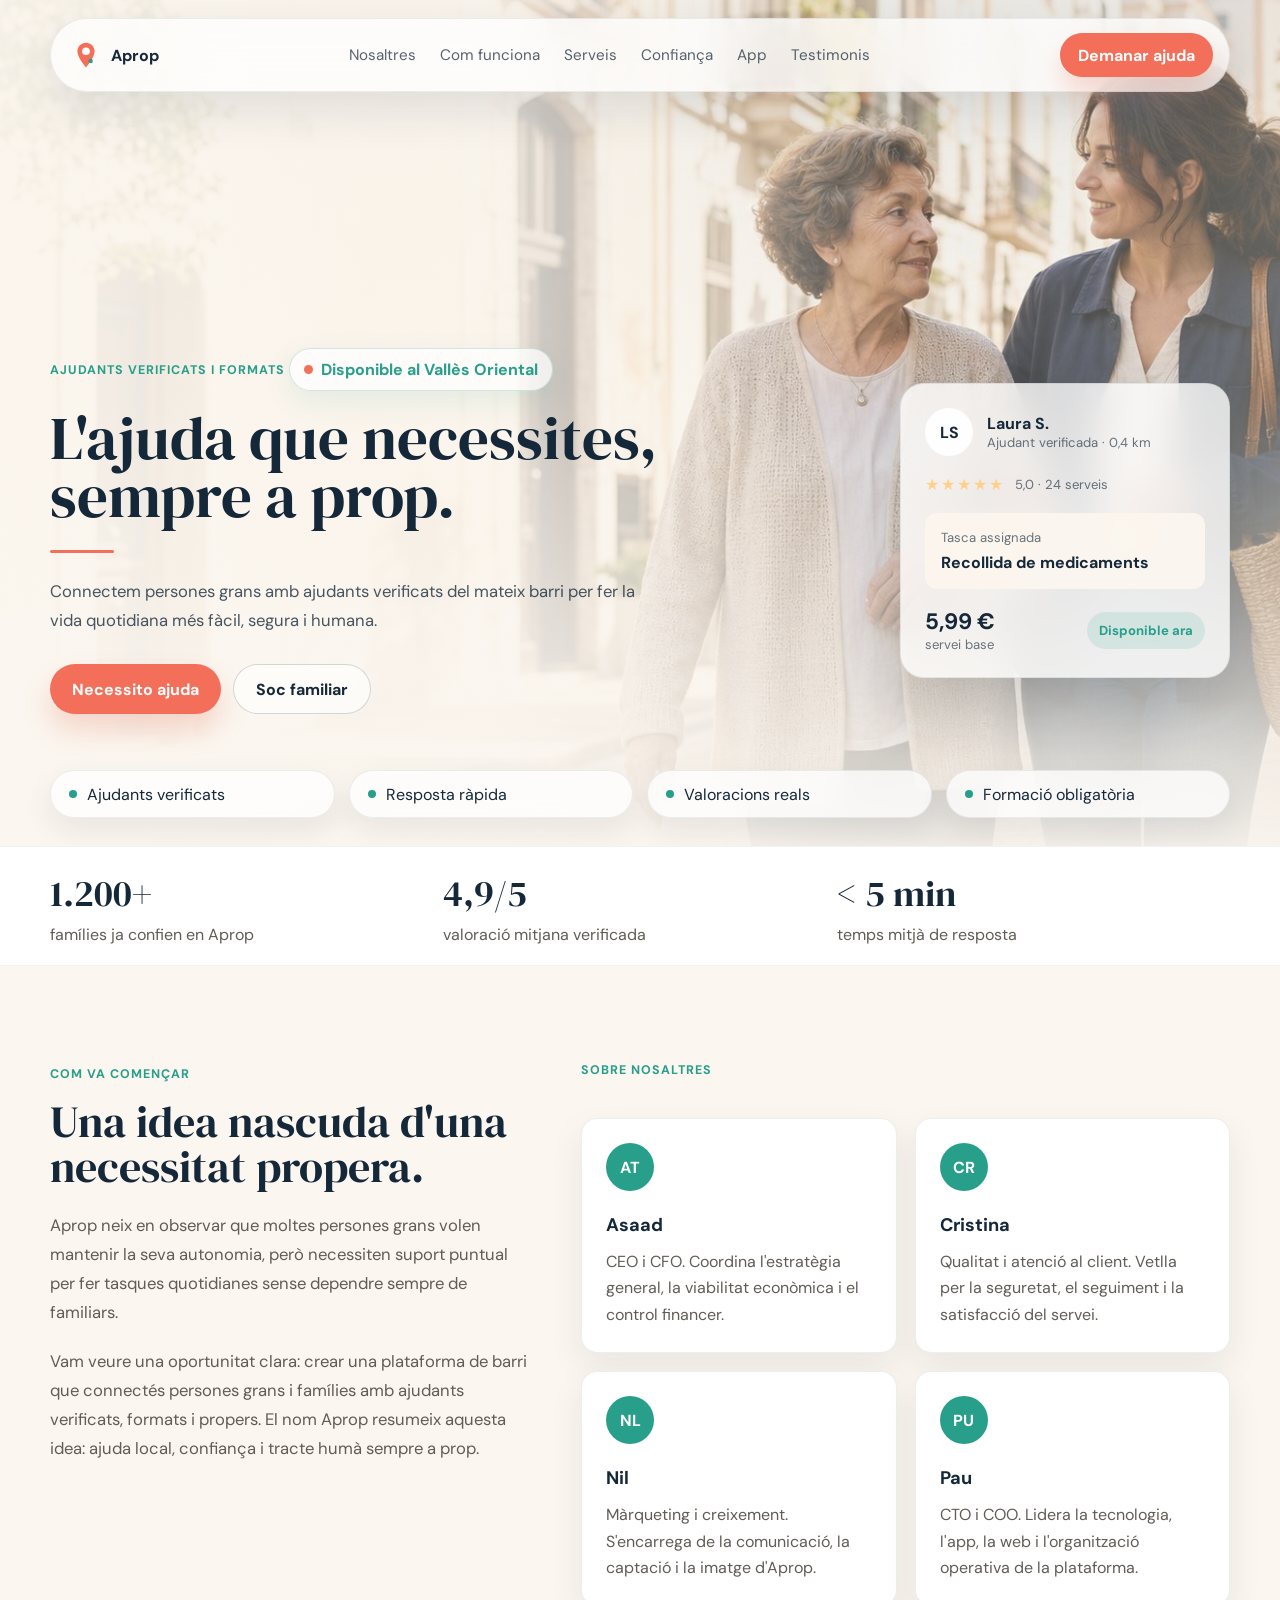
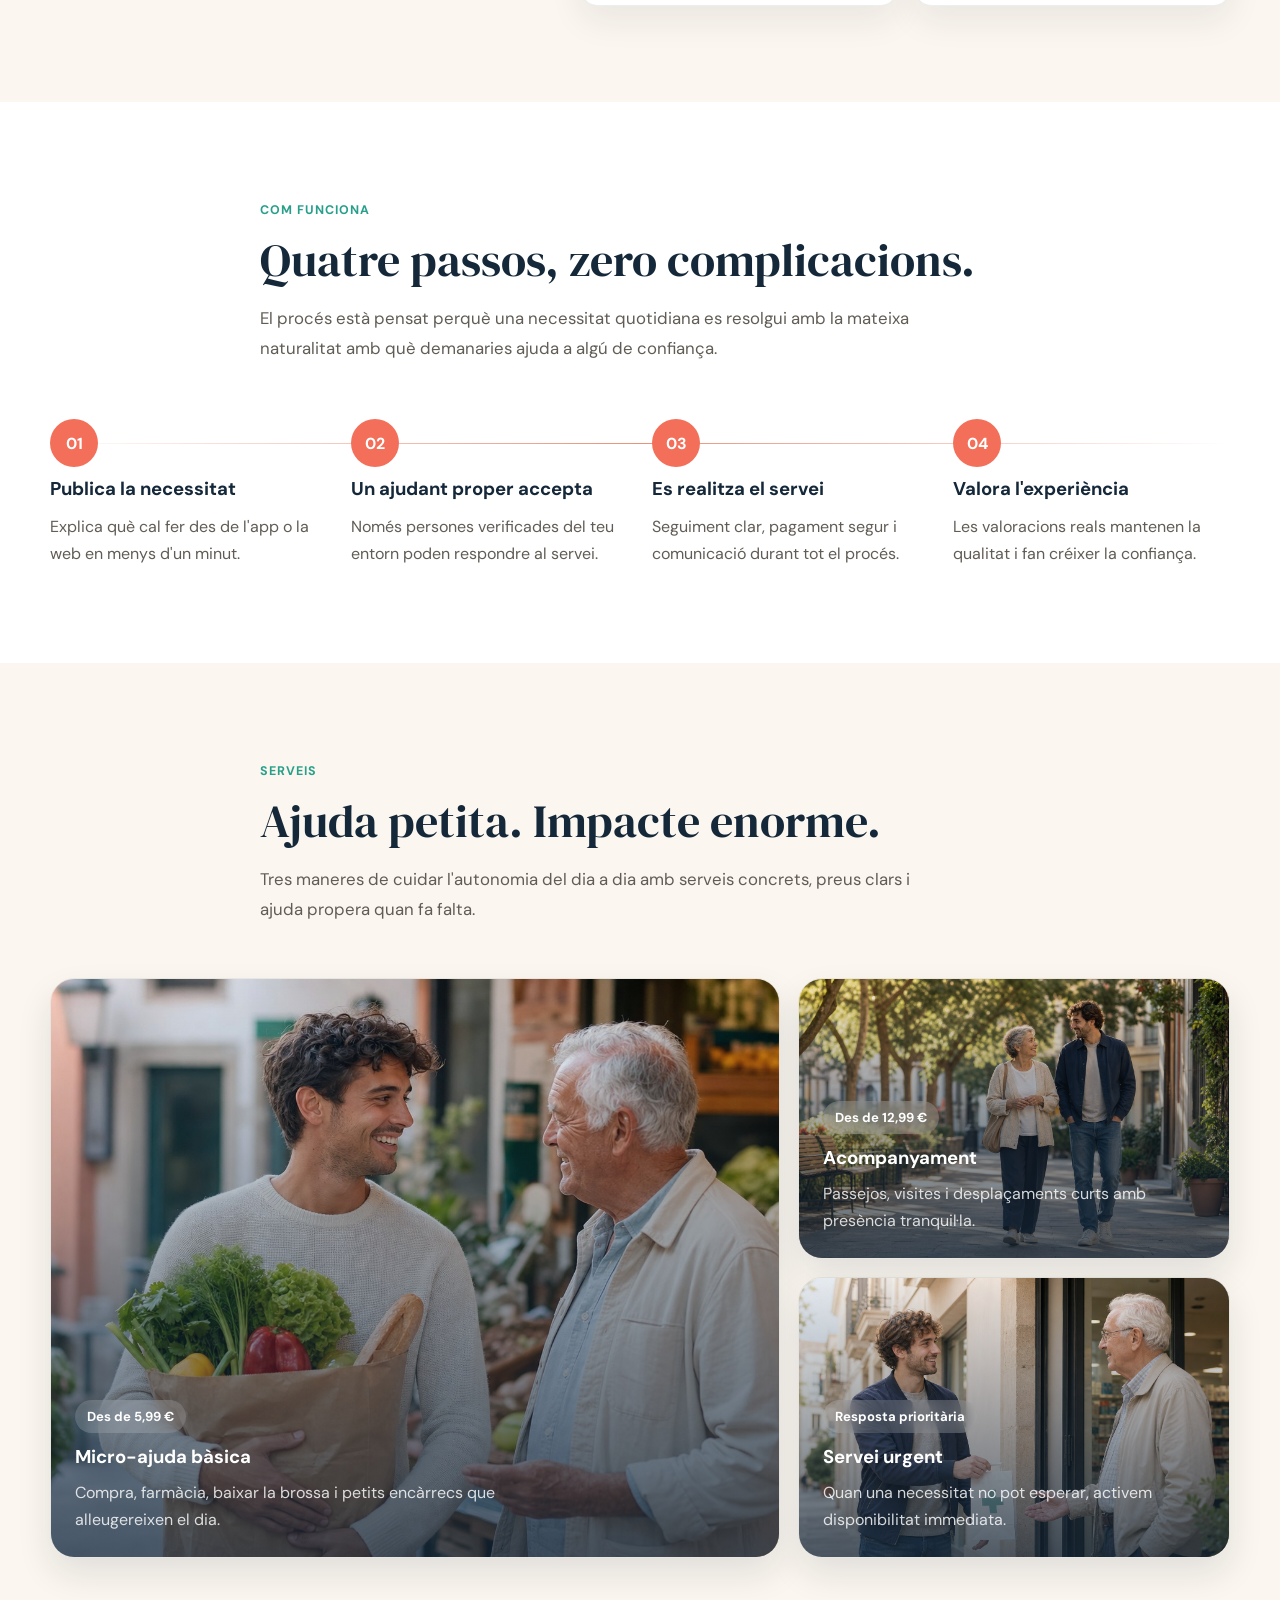
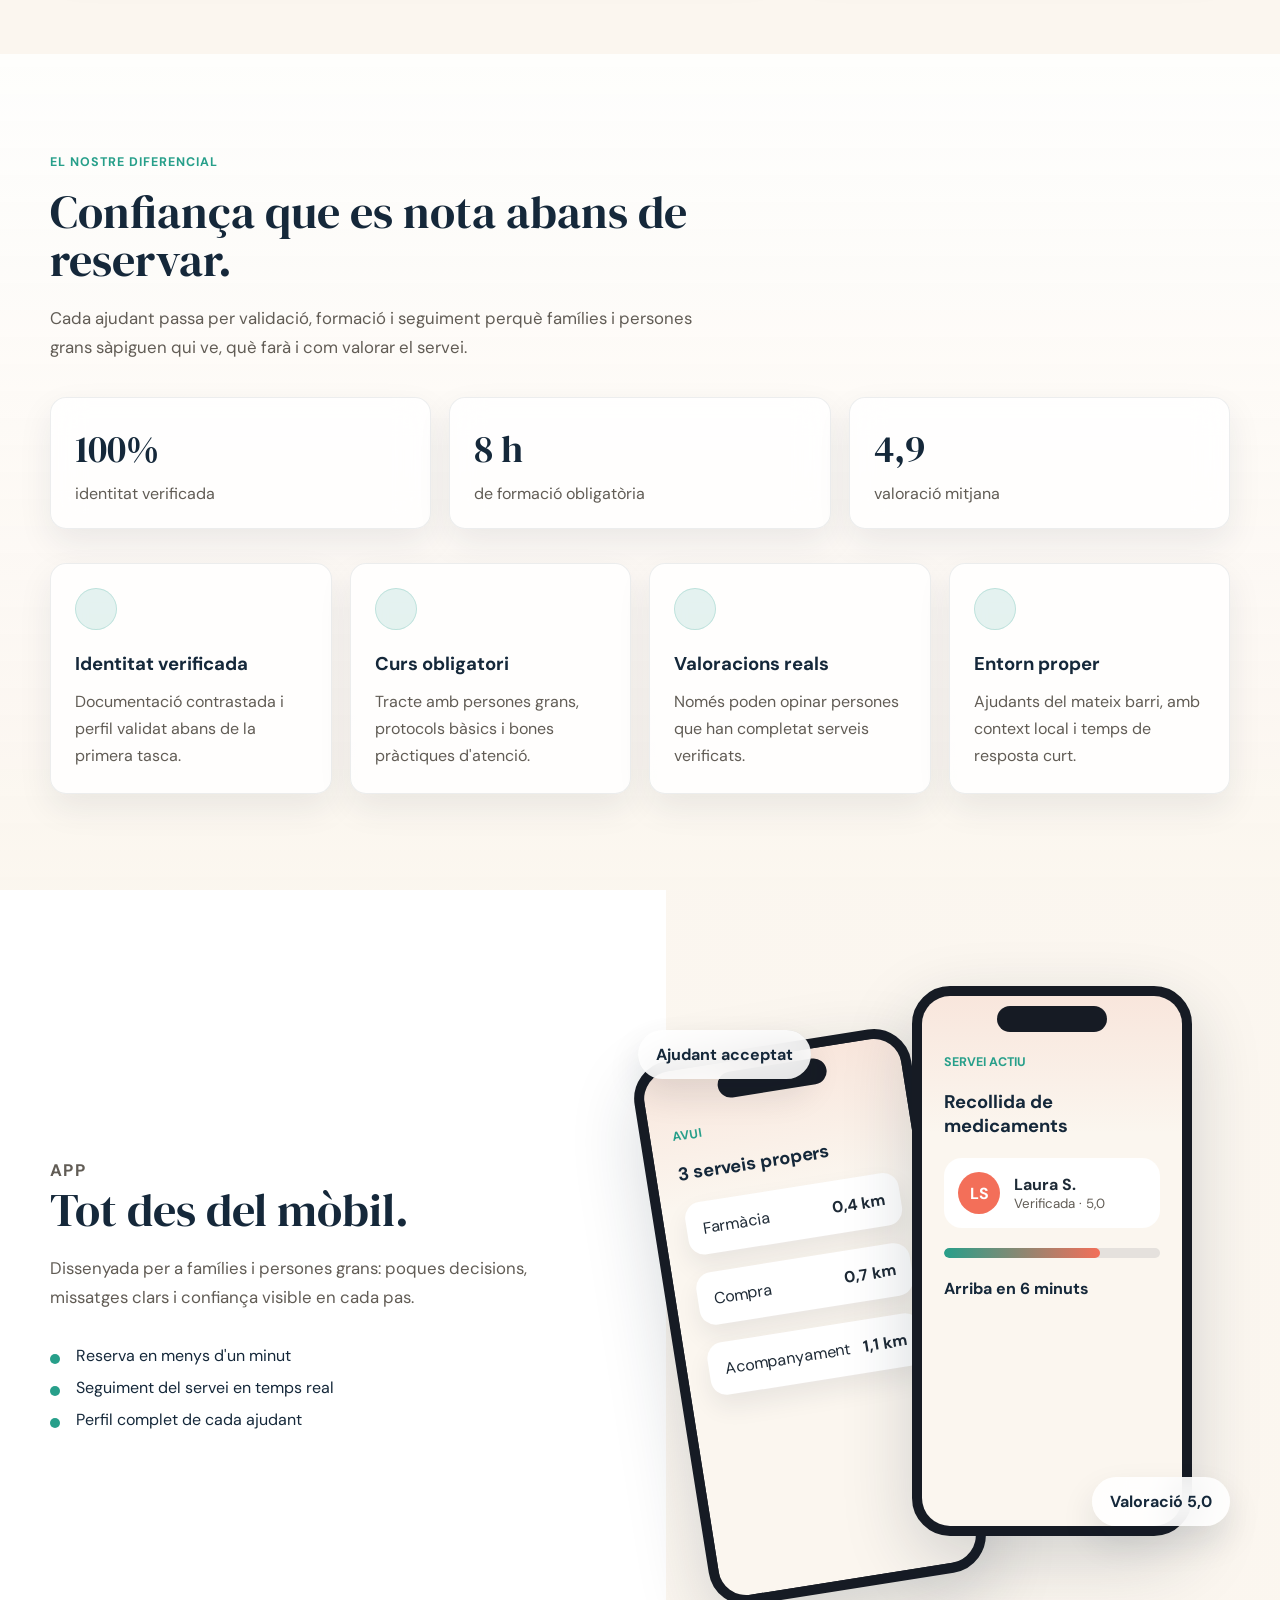
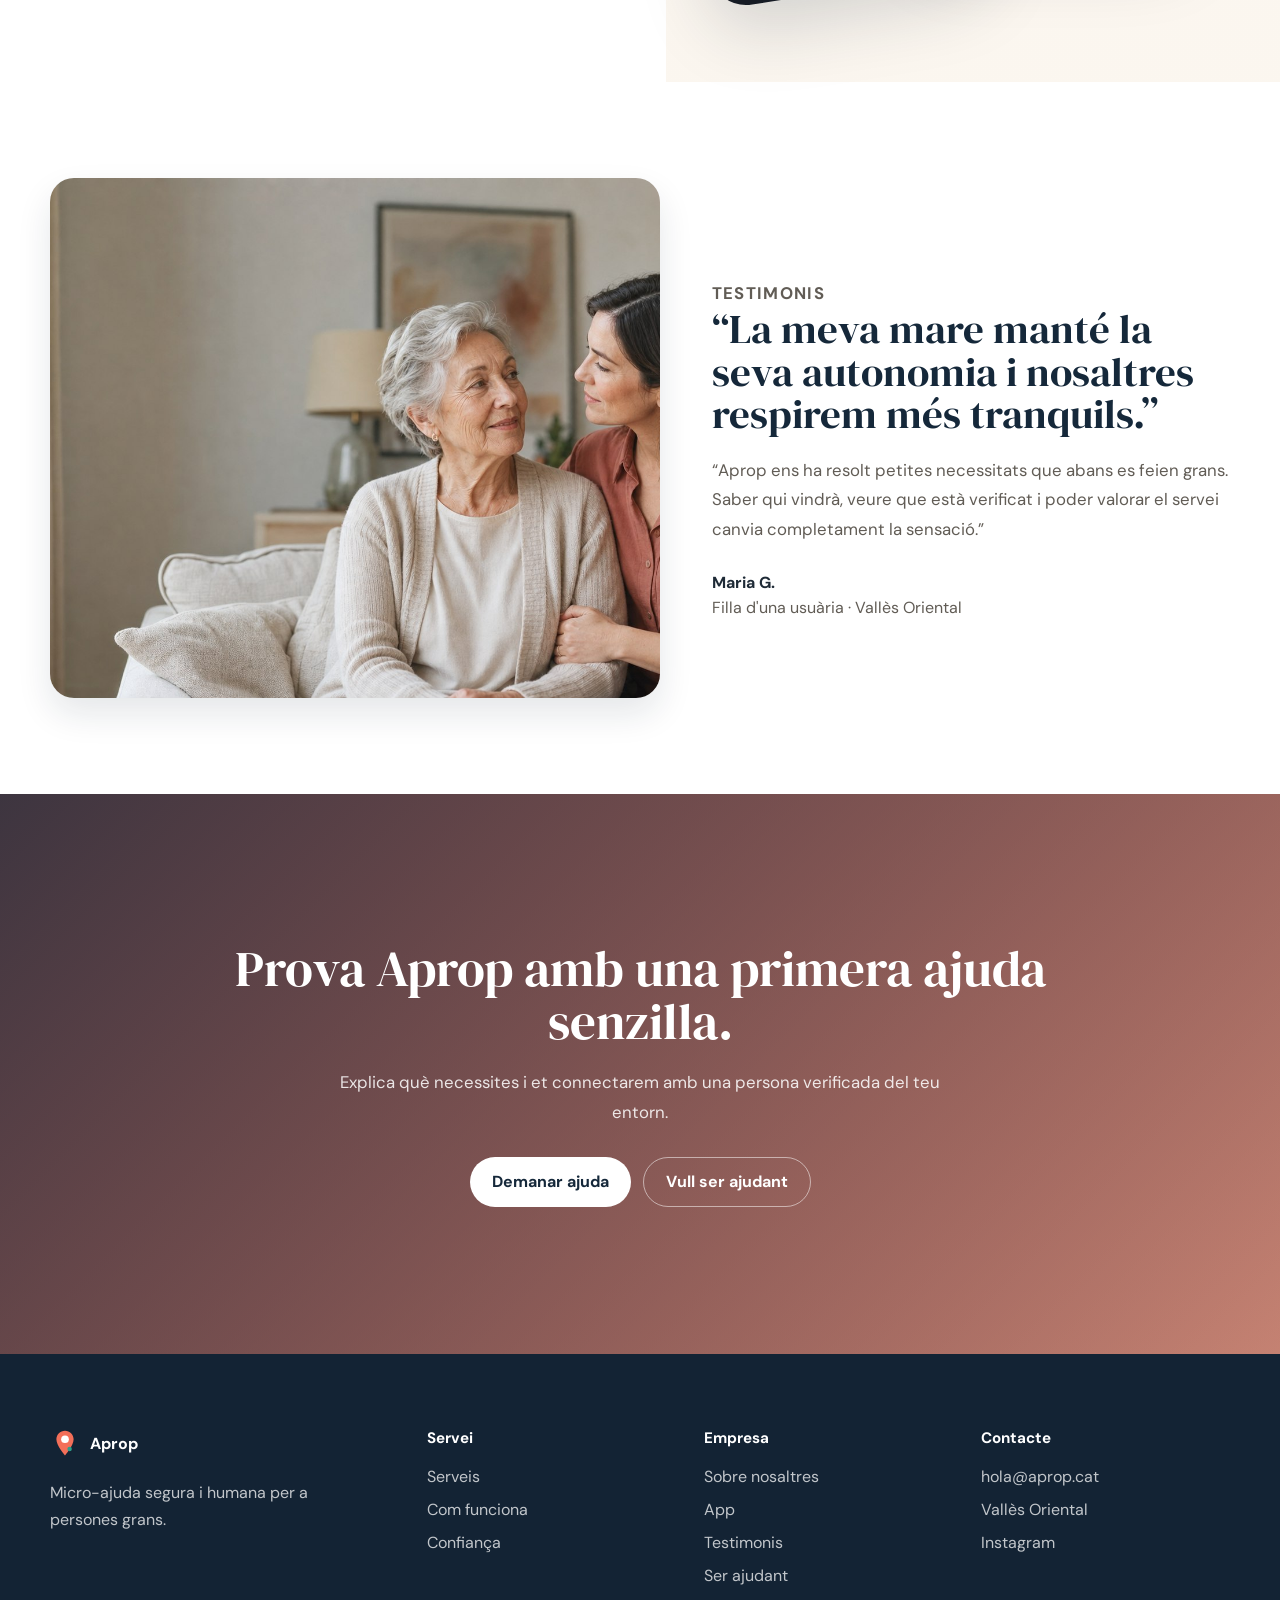
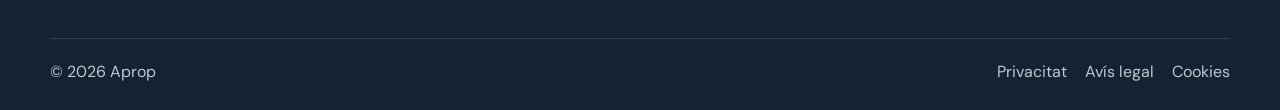
<file: index.html>
<!doctype html>
<html lang="ca">
  <head>
    <meta charset="UTF-8" />
    <meta name="viewport" content="width=device-width, initial-scale=1.0" />
    <meta
      name="description"
      content="Aprop connecta persones grans i famílies amb ajudants verificats del mateix barri per fer la vida quotidiana més fàcil, segura i humana."
    />
    <title>Aprop | L'ajuda que necessites, sempre a prop</title>
    <link rel="preconnect" href="https://fonts.googleapis.com" />
    <link rel="preconnect" href="https://fonts.gstatic.com" crossorigin />
    <link
      href="https://fonts.googleapis.com/css2?family=DM+Sans:wght@400;500;700&family=DM+Serif+Display:ital@0;1&display=swap"
      rel="stylesheet"
    />
    <script>
      document.documentElement.classList.add("js");
    </script>
    <link rel="stylesheet" href="./styles-v2.css" />
  </head>
  <body>
    <a class="skip-link" href="#main-content">Salta al contingut principal</a>

    <header class="site-header" data-header>
      <a class="brand" href="#top" aria-label="Aprop, inici">
        <span class="brand-mark" aria-hidden="true">
          <svg viewBox="0 0 32 32" fill="none">
            <path
              d="M16 2.8c-5.1 0-9.2 4.1-9.2 9.2 0 6.8 9.2 17.2 9.2 17.2S25.2 18.8 25.2 12c0-5.1-4.1-9.2-9.2-9.2Z"
              fill="currentColor"
            />
            <circle cx="16" cy="12" r="4.1" fill="#fff" />
            <circle cx="20.9" cy="22.4" r="2.4" fill="#2E9E8A" />
          </svg>
        </span>
        <span>Aprop</span>
      </a>

      <button
        class="menu-toggle"
        type="button"
        aria-expanded="false"
        aria-controls="primary-navigation"
        data-menu-toggle
      >
        <span></span>
        <span></span>
        <span></span>
        <span class="sr-only">Obre el menú</span>
      </button>

      <nav class="primary-nav" id="primary-navigation" data-nav>
        <a href="#nosaltres">Nosaltres</a>
        <a href="#com-funciona">Com funciona</a>
        <a href="#serveis">Serveis</a>
        <a href="#confianca">Confiança</a>
        <a href="#app">App</a>
        <a href="#testimonis">Testimonis</a>
      </nav>

      <a class="button button-small button-coral header-cta" href="#cta-final">Demanar ajuda</a>
    </header>

    <main id="main-content">
      <section class="hero" id="top" aria-labelledby="hero-title">
        <img
          class="hero-media"
          src="./assets/hero-aprop.jpg"
          alt="Una dona gran passeja amb una ajudant jove per un barri mediterrani"
        />
        <div class="hero-overlay"></div>

        <div class="shell hero-shell">
          <div class="hero-copy reveal">
            <p class="eyebrow eyebrow-light">Ajudants verificats i formats</p>
            <p class="local-pill">Disponible al Vallès Oriental</p>
            <h1 id="hero-title">L'ajuda que necessites, sempre a prop.</h1>
            <p class="hero-text">
              Connectem persones grans amb ajudants verificats del mateix barri per fer la vida quotidiana
              més fàcil, segura i humana.
            </p>
            <div class="hero-actions">
              <a class="button button-coral" href="#cta-final">Necessito ajuda</a>
              <a class="button button-ghost" href="#confianca">Soc familiar</a>
            </div>
          </div>

          <aside class="hero-card reveal" aria-label="Exemple d'un servei disponible">
            <div class="hero-card-top">
              <div class="avatar">LS</div>
              <div>
                <strong>Laura S.</strong>
                <span>Ajudant verificada · 0,4 km</span>
              </div>
            </div>
            <div class="rating" aria-label="Valoració de cinc sobre cinc">
              <span aria-hidden="true">★★★★★</span>
              <small>5,0 · 24 serveis</small>
            </div>
            <div class="task-box">
              <span>Tasca assignada</span>
              <strong>Recollida de medicaments</strong>
            </div>
            <div class="hero-card-bottom">
              <div>
                <strong>5,99 €</strong>
                <span>servei base</span>
              </div>
              <span class="status-pill">Disponible ara</span>
            </div>
          </aside>
        </div>

        <div class="shell trust-bar reveal" aria-label="Motius de confiança">
          <span>Ajudants verificats</span>
          <span>Resposta ràpida</span>
          <span>Valoracions reals</span>
          <span>Formació obligatòria</span>
        </div>
      </section>

      <section class="proof-strip" aria-label="Indicadors principals">
        <div class="shell proof-grid">
          <div>
            <strong>1.200+</strong>
            <span>famílies ja confien en Aprop</span>
          </div>
          <div>
            <strong>4,9/5</strong>
            <span>valoració mitjana verificada</span>
          </div>
          <div>
            <strong>&lt; 5 min</strong>
            <span>temps mitjà de resposta</span>
          </div>
        </div>
      </section>

      <section class="section about-section" id="nosaltres" aria-labelledby="about-title">
        <div class="shell about-layout">
          <div class="about-origin reveal">
            <p class="eyebrow">Com va començar</p>
            <h2 id="about-title">Una idea nascuda d'una necessitat propera.</h2>
            <p>
              Aprop neix en observar que moltes persones grans volen mantenir la seva autonomia, però
              necessiten suport puntual per fer tasques quotidianes sense dependre sempre de familiars.
            </p>
            <p>
              Vam veure una oportunitat clara: crear una plataforma de barri que connectés persones grans i
              famílies amb ajudants verificats, formats i propers. El nom Aprop resumeix aquesta idea:
              ajuda local, confiança i tracte humà sempre a prop.
            </p>
          </div>

          <div class="team-panel reveal" aria-label="Perfil dels emprenedors">
            <p class="eyebrow">Sobre nosaltres</p>
            <div class="team-grid">
              <article class="member-card">
                <span>AT</span>
                <h3>Asaad</h3>
                <p>CEO i CFO. Coordina l'estratègia general, la viabilitat econòmica i el control financer.</p>
              </article>
              <article class="member-card">
                <span>CR</span>
                <h3>Cristina</h3>
                <p>Qualitat i atenció al client. Vetlla per la seguretat, el seguiment i la satisfacció del servei.</p>
              </article>
              <article class="member-card">
                <span>NL</span>
                <h3>Nil</h3>
                <p>Màrqueting i creixement. S'encarrega de la comunicació, la captació i la imatge d'Aprop.</p>
              </article>
              <article class="member-card">
                <span>PU</span>
                <h3>Pau</h3>
                <p>CTO i COO. Lidera la tecnologia, l'app, la web i l'organització operativa de la plataforma.</p>
              </article>
            </div>
          </div>
        </div>
      </section>

      <section class="section section-light" id="com-funciona" aria-labelledby="steps-title">
        <div class="shell section-heading reveal">
          <p class="eyebrow">Com funciona</p>
          <h2 id="steps-title">Quatre passos, zero complicacions.</h2>
          <p>
            El procés està pensat perquè una necessitat quotidiana es resolgui amb la mateixa naturalitat
            amb què demanaries ajuda a algú de confiança.
          </p>
        </div>

        <div class="shell timeline">
          <article class="timeline-step reveal">
            <span>01</span>
            <h3>Publica la necessitat</h3>
            <p>Explica què cal fer des de l'app o la web en menys d'un minut.</p>
          </article>
          <article class="timeline-step reveal">
            <span>02</span>
            <h3>Un ajudant proper accepta</h3>
            <p>Només persones verificades del teu entorn poden respondre al servei.</p>
          </article>
          <article class="timeline-step reveal">
            <span>03</span>
            <h3>Es realitza el servei</h3>
            <p>Seguiment clar, pagament segur i comunicació durant tot el procés.</p>
          </article>
          <article class="timeline-step reveal">
            <span>04</span>
            <h3>Valora l'experiència</h3>
            <p>Les valoracions reals mantenen la qualitat i fan créixer la confiança.</p>
          </article>
        </div>
      </section>

      <section class="section section-cream" id="serveis" aria-labelledby="services-title">
        <div class="shell section-heading reveal">
          <p class="eyebrow">Serveis</p>
          <h2 id="services-title">Ajuda petita. Impacte enorme.</h2>
          <p>
            Tres maneres de cuidar l'autonomia del dia a dia amb serveis concrets, preus clars i ajuda
            propera quan fa falta.
          </p>
        </div>

        <div class="shell services-bento">
          <article class="service-card service-large reveal">
            <img
              src="./assets/service-basic.jpg"
              alt="Una ajudant acompanya un home gran durant una compra al mercat"
            />
            <div class="service-copy">
              <span>Des de 5,99 €</span>
              <h3>Micro-ajuda bàsica</h3>
              <p>Compra, farmàcia, baixar la brossa i petits encàrrecs que alleugereixen el dia.</p>
            </div>
          </article>

          <article class="service-card reveal">
            <img
              src="./assets/service-companion.jpg"
              alt="Una dona gran passeja amb un ajudant per una zona verda del barri"
            />
            <div class="service-copy">
              <span>Des de 12,99 €</span>
              <h3>Acompanyament</h3>
              <p>Passejos, visites i desplaçaments curts amb presència tranquil·la.</p>
            </div>
          </article>

          <article class="service-card reveal">
            <img
              src="./assets/service-urgent.jpg"
              alt="Un ajudant entrega una bossa de farmàcia a un home gran"
            />
            <div class="service-copy">
              <span>Resposta prioritària</span>
              <h3>Servei urgent</h3>
              <p>Quan una necessitat no pot esperar, activem disponibilitat immediata.</p>
            </div>
          </article>
        </div>
      </section>

      <section class="section trust-section" id="confianca" aria-labelledby="trust-title">
        <div class="shell trust-layout">
          <div class="trust-intro reveal">
            <p class="eyebrow eyebrow-light">El nostre diferencial</p>
            <h2 id="trust-title">Confiança que es nota abans de reservar.</h2>
            <p>
              Cada ajudant passa per validació, formació i seguiment perquè famílies i persones grans
              sàpiguen qui ve, què farà i com valorar el servei.
            </p>
          </div>

          <div class="trust-stats reveal">
            <article>
              <strong>100%</strong>
              <span>identitat verificada</span>
            </article>
            <article>
              <strong>8 h</strong>
              <span>de formació obligatòria</span>
            </article>
            <article>
              <strong>4,9</strong>
              <span>valoració mitjana</span>
            </article>
          </div>

          <div class="trust-cards">
            <article class="glass-card reveal">
              <h3>Identitat verificada</h3>
              <p>Documentació contrastada i perfil validat abans de la primera tasca.</p>
            </article>
            <article class="glass-card reveal">
              <h3>Curs obligatori</h3>
              <p>Tracte amb persones grans, protocols bàsics i bones pràctiques d'atenció.</p>
            </article>
            <article class="glass-card reveal">
              <h3>Valoracions reals</h3>
              <p>Només poden opinar persones que han completat serveis verificats.</p>
            </article>
            <article class="glass-card reveal">
              <h3>Entorn proper</h3>
              <p>Ajudants del mateix barri, amb context local i temps de resposta curt.</p>
            </article>
          </div>
        </div>
      </section>

      <section class="section app-section" id="app" aria-labelledby="app-title">
        <div class="shell app-layout">
          <div class="app-copy reveal">
            <p class="eyebrow">App</p>
            <h2 id="app-title">Tot des del mòbil.</h2>
            <p>
              Dissenyada per a famílies i persones grans: poques decisions, missatges clars i confiança
              visible en cada pas.
            </p>
            <ul>
              <li>Reserva en menys d'un minut</li>
              <li>Seguiment del servei en temps real</li>
              <li>Perfil complet de cada ajudant</li>
            </ul>
          </div>

          <div class="phone-stage reveal" aria-label="Mockups de l'aplicació Aprop">
            <div class="floating-chip chip-top">Ajudant acceptat</div>
            <div class="phone phone-back">
              <div class="phone-screen">
                <span class="screen-kicker">Avui</span>
                <strong>3 serveis propers</strong>
                <div class="screen-row">
                  <span>Farmàcia</span>
                  <b>0,4 km</b>
                </div>
                <div class="screen-row">
                  <span>Compra</span>
                  <b>0,7 km</b>
                </div>
                <div class="screen-row">
                  <span>Acompanyament</span>
                  <b>1,1 km</b>
                </div>
              </div>
            </div>
            <div class="phone phone-front">
              <div class="phone-screen phone-screen-front">
                <span class="screen-kicker">Servei actiu</span>
                <strong>Recollida de medicaments</strong>
                <div class="mini-profile">
                  <span>LS</span>
                  <div>
                    <b>Laura S.</b>
                    <small>Verificada · 5,0</small>
                  </div>
                </div>
                <div class="progress">
                  <span></span>
                </div>
                <p>Arriba en 6 minuts</p>
              </div>
            </div>
            <div class="floating-chip chip-bottom">Valoració 5,0</div>
          </div>
        </div>
      </section>

      <section class="section testimonial-section" id="testimonis" aria-labelledby="testimonial-title">
        <div class="shell testimonial-layout">
          <figure class="testimonial-media reveal">
            <img
              src="./assets/testimonial-family.jpg"
              alt="Mare i filla conversen tranquil·lament en un saló lluminós"
            />
          </figure>

          <div class="testimonial-copy reveal">
            <p class="eyebrow">Testimonis</p>
            <h2 id="testimonial-title">
              “La meva mare manté la seva autonomia i nosaltres respirem més tranquils.”
            </h2>
            <p>
              “Aprop ens ha resolt petites necessitats que abans es feien grans. Saber qui vindrà, veure
              que està verificat i poder valorar el servei canvia completament la sensació.”
            </p>
            <div class="testimonial-author">
              <strong>Maria G.</strong>
              <span>Filla d'una usuària · Vallès Oriental</span>
            </div>
          </div>
        </div>
      </section>

      <section class="cta-final" id="cta-final" aria-labelledby="cta-title">
        <div class="shell reveal">
          <h2 id="cta-title">Prova Aprop amb una primera ajuda senzilla.</h2>
          <p>Explica què necessites i et connectarem amb una persona verificada del teu entorn.</p>
          <div class="hero-actions">
            <a class="button button-white" href="#top">Demanar ajuda</a>
            <a class="button button-outline-light" href="#confianca">Vull ser ajudant</a>
          </div>
        </div>
      </section>
    </main>

    <footer class="site-footer">
      <div class="shell footer-grid">
        <div>
          <a class="brand footer-brand" href="#top" aria-label="Aprop, inici">
            <span class="brand-mark" aria-hidden="true">
              <svg viewBox="0 0 32 32" fill="none">
                <path
                  d="M16 2.8c-5.1 0-9.2 4.1-9.2 9.2 0 6.8 9.2 17.2 9.2 17.2S25.2 18.8 25.2 12c0-5.1-4.1-9.2-9.2-9.2Z"
                  fill="currentColor"
                />
                <circle cx="16" cy="12" r="4.1" fill="#fff" />
                <circle cx="20.9" cy="22.4" r="2.4" fill="#2E9E8A" />
              </svg>
            </span>
            <span>Aprop</span>
          </a>
          <p>Micro-ajuda segura i humana per a persones grans.</p>
        </div>
        <div>
          <h3>Servei</h3>
          <a href="#serveis">Serveis</a>
          <a href="#com-funciona">Com funciona</a>
          <a href="#confianca">Confiança</a>
        </div>
        <div>
          <h3>Empresa</h3>
          <a href="#nosaltres">Sobre nosaltres</a>
          <a href="#app">App</a>
          <a href="#testimonis">Testimonis</a>
          <a href="#cta-final">Ser ajudant</a>
        </div>
        <div>
          <h3>Contacte</h3>
          <a href="mailto:hola@aprop.cat">hola@aprop.cat</a>
          <a href="#top">Vallès Oriental</a>
          <a href="#top">Instagram</a>
        </div>
      </div>
      <div class="shell footer-bottom">
        <span>© 2026 Aprop</span>
        <div>
          <a href="#top">Privacitat</a>
          <a href="#top">Avís legal</a>
          <a href="#top">Cookies</a>
        </div>
      </div>
    </footer>

    <script src="./script.js"></script>
  </body>
</html>
</file>
<file: styles-v2.css>
:root {
  --coral: #e8856a;
  --coral-deep: #d96f55;
  --navy: #1e2a3a;
  --teal: #2e9e8a;
  --cream: #f8f5f1;
  --warm-gray: #eae5df;
  --text: #1f2933;
  --muted: #5e5a56;
  --white: #fff;
  --shadow-lg: 0 24px 80px rgba(18, 24, 33, 0.22);
  --shadow-md: 0 18px 40px rgba(30, 42, 58, 0.14);
  --radius-lg: 28px;
  --radius-md: 18px;
  --radius-sm: 12px;
  --shell: min(1180px, calc(100vw - 48px));
}

* {
  box-sizing: border-box;
}

html {
  scroll-behavior: smooth;
}

body {
  margin: 0;
  background: var(--cream);
  color: var(--text);
  font-family: "DM Sans", Arial, sans-serif;
}

img {
  display: block;
  max-width: 100%;
}

a {
  color: inherit;
  text-decoration: none;
}

.sr-only {
  position: absolute;
  width: 1px;
  height: 1px;
  padding: 0;
  margin: -1px;
  overflow: hidden;
  clip: rect(0, 0, 0, 0);
  white-space: nowrap;
  border: 0;
}

.skip-link {
  position: absolute;
  top: 12px;
  left: 12px;
  z-index: 1000;
  transform: translateY(-150%);
  border-radius: 999px;
  background: var(--white);
  color: var(--navy);
  padding: 12px 16px;
  font-weight: 700;
}

.skip-link:focus {
  transform: translateY(0);
}

.shell {
  width: var(--shell);
  margin: 0 auto;
}

.site-header {
  position: fixed;
  top: 18px;
  left: 50%;
  z-index: 20;
  width: min(1180px, calc(100vw - 32px));
  min-height: 72px;
  display: flex;
  align-items: center;
  justify-content: space-between;
  gap: 24px;
  padding: 14px 16px 14px 20px;
  color: var(--white);
  border: 1px solid rgba(255, 255, 255, 0.18);
  border-radius: 999px;
  background: rgba(30, 42, 58, 0.38);
  backdrop-filter: blur(18px);
  transform: translateX(-50%);
  transition:
    background 180ms ease,
    border-color 180ms ease,
    box-shadow 180ms ease;
}

.site-header.is-scrolled {
  background: rgba(30, 42, 58, 0.88);
  border-color: rgba(255, 255, 255, 0.12);
  box-shadow: 0 14px 38px rgba(18, 24, 33, 0.24);
}

.brand {
  display: inline-flex;
  align-items: center;
  gap: 10px;
  font-weight: 700;
  letter-spacing: 0;
}

.brand-mark {
  width: 30px;
  height: 30px;
  color: var(--coral);
}

.brand-mark svg {
  width: 100%;
  height: 100%;
}

.primary-nav {
  display: flex;
  align-items: center;
  gap: 24px;
  color: rgba(255, 255, 255, 0.78);
  font-size: 0.95rem;
}

.primary-nav a {
  transition: color 160ms ease;
}

.primary-nav a:hover,
.primary-nav a:focus-visible {
  color: var(--white);
}

.menu-toggle {
  display: none;
  width: 42px;
  height: 42px;
  border: 0;
  border-radius: 999px;
  color: var(--white);
  background: rgba(255, 255, 255, 0.08);
  cursor: pointer;
}

.menu-toggle span:not(.sr-only) {
  display: block;
  width: 18px;
  height: 2px;
  margin: 4px auto;
  background: currentColor;
  transition: transform 160ms ease, opacity 160ms ease;
}

.button {
  display: inline-flex;
  align-items: center;
  justify-content: center;
  min-height: 50px;
  border-radius: 999px;
  padding: 0 22px;
  font-weight: 700;
  letter-spacing: 0;
  transition:
    transform 160ms ease,
    background 160ms ease,
    color 160ms ease,
    border-color 160ms ease,
    box-shadow 160ms ease;
}

.button:hover,
.button:focus-visible {
  transform: translateY(-2px);
}

.button-small {
  min-height: 44px;
  padding: 0 18px;
}

.button-coral {
  color: var(--white);
  background: var(--coral);
  box-shadow: 0 16px 26px rgba(232, 133, 106, 0.28);
}

.button-coral:hover,
.button-coral:focus-visible {
  background: var(--coral-deep);
}

.button-ghost {
  color: var(--white);
  border: 1px solid rgba(255, 255, 255, 0.4);
  background: rgba(255, 255, 255, 0.08);
}

.button-white {
  color: var(--navy);
  background: var(--white);
}

.button-outline-light {
  color: var(--white);
  border: 1px solid rgba(255, 255, 255, 0.52);
  background: transparent;
}

.hero {
  position: relative;
  min-height: 100vh;
  display: flex;
  flex-direction: column;
  justify-content: flex-end;
  color: var(--white);
  overflow: hidden;
}

.hero-media,
.hero-overlay {
  position: absolute;
  inset: 0;
  width: 100%;
  height: 100%;
}

.hero-media {
  object-fit: cover;
  object-position: center;
}

.hero-overlay {
  background:
    linear-gradient(90deg, rgba(18, 24, 33, 0.9) 0%, rgba(18, 24, 33, 0.72) 42%, rgba(18, 24, 33, 0.2) 74%, rgba(18, 24, 33, 0.3) 100%),
    linear-gradient(180deg, rgba(18, 24, 33, 0.12) 0%, rgba(18, 24, 33, 0.2) 45%, rgba(18, 24, 33, 0.74) 100%);
}

.hero-shell {
  position: relative;
  z-index: 1;
  width: var(--shell);
  display: grid;
  grid-template-columns: minmax(0, 1fr) 330px;
  gap: 44px;
  align-items: end;
  padding-top: 180px;
  padding-bottom: 42px;
}

.hero-copy {
  max-width: 650px;
}

.eyebrow {
  display: inline-flex;
  align-items: center;
  gap: 8px;
  margin: 0 0 18px;
  color: var(--teal);
  font-size: 0.78rem;
  font-weight: 700;
  text-transform: uppercase;
  letter-spacing: 0.08em;
}

.eyebrow-light {
  color: rgba(255, 255, 255, 0.82);
}

h1,
h2 {
  margin: 0;
  font-family: "DM Serif Display", Georgia, serif;
  font-weight: 400;
  letter-spacing: 0;
}

.hero h1 {
  max-width: 710px;
  font-size: clamp(2.5rem, 4.8vw, 4.8rem);
  line-height: 0.96;
}

.hero-text {
  max-width: 590px;
  margin: 24px 0 0;
  color: rgba(255, 255, 255, 0.84);
  font-size: clamp(1rem, 1.3vw, 1.16rem);
  line-height: 1.7;
}

.hero-actions {
  display: flex;
  flex-wrap: wrap;
  gap: 12px;
  margin-top: 30px;
}

.hero-card {
  padding: 24px;
  border: 1px solid rgba(255, 255, 255, 0.2);
  border-radius: var(--radius-lg);
  background: rgba(255, 255, 255, 0.14);
  backdrop-filter: blur(18px);
  box-shadow: var(--shadow-lg);
}

.hero-card-top,
.hero-card-bottom,
.mini-profile {
  display: flex;
  align-items: center;
}

.hero-card-top {
  gap: 14px;
}

.avatar,
.mini-profile span {
  display: inline-flex;
  align-items: center;
  justify-content: center;
  flex: none;
  width: 48px;
  height: 48px;
  border-radius: 999px;
  background: rgba(255, 255, 255, 0.92);
  color: var(--navy);
  font-weight: 700;
}

.hero-card-top strong,
.hero-card-top span,
.hero-card-bottom strong,
.hero-card-bottom span {
  display: block;
}

.hero-card-top span,
.hero-card-bottom span,
.rating small,
.task-box span {
  color: rgba(255, 255, 255, 0.74);
  font-size: 0.82rem;
}

.rating {
  display: flex;
  align-items: center;
  gap: 10px;
  margin-top: 18px;
}

.rating span {
  color: #ffd08a;
  letter-spacing: 0.12em;
}

.task-box {
  display: grid;
  gap: 6px;
  margin-top: 18px;
  padding: 16px;
  border-radius: var(--radius-sm);
  background: rgba(255, 255, 255, 0.12);
}

.hero-card-bottom {
  justify-content: space-between;
  gap: 16px;
  margin-top: 18px;
}

.hero-card-bottom strong {
  font-size: 1.4rem;
}

.status-pill {
  padding: 10px 12px;
  border-radius: 999px;
  background: rgba(46, 158, 138, 0.18);
  color: #d7fff7 !important;
  font-weight: 700;
}

.trust-bar {
  position: relative;
  z-index: 1;
  display: grid;
  grid-template-columns: repeat(4, minmax(0, 1fr));
  gap: 14px;
  padding-bottom: 28px;
}

.trust-bar span {
  min-height: 48px;
  display: flex;
  align-items: center;
  gap: 10px;
  padding: 0 18px;
  border-radius: 999px;
  border: 1px solid rgba(255, 255, 255, 0.16);
  background: rgba(255, 255, 255, 0.1);
  backdrop-filter: blur(16px);
  color: rgba(255, 255, 255, 0.9);
}

.trust-bar span::before {
  content: "";
  width: 8px;
  height: 8px;
  border-radius: 999px;
  background: var(--teal);
}

.proof-strip {
  background: var(--white);
}

.proof-grid {
  display: grid;
  grid-template-columns: repeat(3, minmax(0, 1fr));
}

.proof-grid > div {
  min-height: 118px;
  display: grid;
  align-content: center;
  gap: 6px;
  padding: 18px 0;
}

.proof-grid strong {
  color: var(--navy);
  font-family: "DM Serif Display", Georgia, serif;
  font-size: clamp(1.7rem, 3vw, 2.3rem);
  font-weight: 400;
}

.proof-grid span {
  color: var(--muted);
}

.section {
  padding: 110px 0;
}

section[id] {
  scroll-margin-top: 118px;
}

.section-light {
  background: var(--white);
}

.section-cream {
  background: var(--cream);
}

.about-section {
  background: var(--cream);
}

.about-layout {
  display: grid;
  grid-template-columns: minmax(0, 0.85fr) minmax(520px, 1.15fr);
  gap: 52px;
  align-items: start;
}

.about-origin {
  max-width: 560px;
}

.about-origin h2 {
  margin: 0;
  color: var(--navy);
  font-family: "DM Serif Display", Georgia, serif;
  font-size: clamp(2rem, 3.4vw, 3.1rem);
  font-weight: 400;
  line-height: 1.04;
}

.about-origin p:not(.eyebrow) {
  margin: 20px 0 0;
  color: var(--muted);
  font-size: 1.04rem;
  line-height: 1.75;
}

.team-panel {
  display: grid;
  gap: 22px;
}

.team-grid {
  display: grid;
  grid-template-columns: repeat(2, minmax(0, 1fr));
  gap: 18px;
}

.member-card {
  min-height: 210px;
  padding: 24px;
  border: 1px solid rgba(30, 42, 58, 0.08);
  border-radius: var(--radius-md);
  background: var(--white);
  box-shadow: 0 14px 34px rgba(30, 42, 58, 0.08);
}

.member-card span {
  width: 48px;
  height: 48px;
  display: grid;
  place-items: center;
  margin-bottom: 22px;
  border-radius: 999px;
  color: var(--white);
  background: var(--teal);
  font-weight: 700;
}

.member-card h3 {
  margin: 0;
  color: var(--navy);
  font-size: 1.14rem;
}

.member-card p {
  margin: 12px 0 0;
  color: var(--muted);
  line-height: 1.65;
}

.section-heading {
  max-width: 760px;
}

.section-heading h2,
.trust-intro h2,
.app-copy h2,
.testimonial-copy h2,
.cta-final h2 {
  color: var(--navy);
  font-size: clamp(2rem, 3.6vw, 3.2rem);
  line-height: 1.04;
}

.section-heading p:last-child,
.trust-intro p:last-child,
.app-copy p,
.testimonial-copy p,
.cta-final p {
  max-width: 650px;
  margin: 20px 0 0;
  color: var(--muted);
  font-size: 1.05rem;
  line-height: 1.75;
}

.timeline {
  position: relative;
  display: grid;
  grid-template-columns: repeat(4, minmax(0, 1fr));
  gap: 24px;
  margin-top: 56px;
}

.timeline::before {
  content: "";
  position: absolute;
  top: 24px;
  left: 0;
  right: 0;
  height: 1px;
  background: linear-gradient(90deg, rgba(232, 133, 106, 0), rgba(232, 133, 106, 0.9), rgba(232, 133, 106, 0));
}

.timeline-step {
  position: relative;
  padding-top: 58px;
}

.timeline-step > span {
  position: absolute;
  top: 0;
  left: 0;
  width: 48px;
  height: 48px;
  display: grid;
  place-items: center;
  border-radius: 999px;
  color: var(--white);
  background: var(--coral);
  font-weight: 700;
}

.timeline-step h3,
.service-copy h3,
.glass-card h3 {
  margin: 0;
  color: var(--navy);
  font-size: 1.16rem;
}

.timeline-step p,
.service-copy p,
.glass-card p {
  margin: 12px 0 0;
  color: var(--muted);
  line-height: 1.7;
}

.services-bento {
  display: grid;
  grid-template-columns: minmax(0, 1.35fr) minmax(280px, 0.8fr);
  grid-template-rows: repeat(2, minmax(260px, 1fr));
  gap: 20px;
  margin-top: 54px;
}

.service-card {
  position: relative;
  min-height: 280px;
  overflow: hidden;
  border-radius: var(--radius-lg);
  box-shadow: var(--shadow-md);
}

.service-large {
  grid-row: span 2;
  min-height: 580px;
}

.service-card img {
  width: 100%;
  height: 100%;
  object-fit: cover;
  transition: transform 500ms ease;
}

.service-card::after {
  content: "";
  position: absolute;
  inset: 0;
  background: linear-gradient(180deg, rgba(18, 24, 33, 0.08), rgba(18, 24, 33, 0.82));
}

.service-card:hover img {
  transform: scale(1.04);
}

.service-copy {
  position: absolute;
  right: 24px;
  bottom: 24px;
  left: 24px;
  z-index: 1;
  color: var(--white);
}

.service-copy span {
  display: inline-flex;
  margin-bottom: 12px;
  border-radius: 999px;
  background: rgba(255, 255, 255, 0.16);
  padding: 8px 12px;
  font-size: 0.82rem;
  font-weight: 700;
  backdrop-filter: blur(12px);
}

.service-copy h3,
.service-copy p {
  color: var(--white);
}

.service-copy p {
  max-width: 420px;
  margin-top: 10px;
  color: rgba(255, 255, 255, 0.82);
}

.trust-section {
  color: var(--white);
  background:
    radial-gradient(circle at top left, rgba(46, 158, 138, 0.18), transparent 30%),
    radial-gradient(circle at bottom right, rgba(232, 133, 106, 0.18), transparent 24%),
    var(--navy);
}

.trust-layout {
  display: grid;
  gap: 34px;
}

.trust-intro {
  max-width: 780px;
}

.trust-intro h2,
.trust-intro p:last-child {
  color: var(--white);
}

.trust-intro p:last-child {
  color: rgba(255, 255, 255, 0.74);
}

.trust-stats {
  display: grid;
  grid-template-columns: repeat(3, minmax(0, 1fr));
  gap: 18px;
}

.trust-stats article,
.glass-card {
  border: 1px solid rgba(255, 255, 255, 0.16);
  background: rgba(255, 255, 255, 0.08);
  backdrop-filter: blur(16px);
}

.trust-stats article {
  display: grid;
  gap: 8px;
  padding: 24px;
  border-radius: var(--radius-md);
}

.trust-stats strong {
  color: var(--white);
  font-family: "DM Serif Display", Georgia, serif;
  font-size: clamp(2rem, 3vw, 3rem);
  font-weight: 400;
}

.trust-stats span {
  color: rgba(255, 255, 255, 0.68);
}

.trust-cards {
  display: grid;
  grid-template-columns: repeat(4, minmax(0, 1fr));
  gap: 18px;
}

.glass-card {
  min-height: 180px;
  padding: 24px;
  border-radius: var(--radius-md);
}

.glass-card h3 {
  color: var(--white);
}

.glass-card p {
  color: rgba(255, 255, 255, 0.72);
}

.app-section {
  background: var(--white);
}

.app-layout {
  display: grid;
  grid-template-columns: minmax(0, 0.9fr) minmax(420px, 1fr);
  align-items: center;
  gap: 56px;
}

.app-copy ul {
  margin: 28px 0 0;
  padding: 0;
  list-style: none;
}

.app-copy li {
  position: relative;
  padding-left: 26px;
  color: var(--navy);
  line-height: 2;
}

.app-copy li::before {
  content: "";
  position: absolute;
  top: 14px;
  left: 0;
  width: 10px;
  height: 10px;
  border-radius: 999px;
  background: var(--teal);
}

.phone-stage {
  position: relative;
  min-height: 600px;
}

.phone {
  position: absolute;
  width: min(280px, 48vw);
  border: 10px solid #161b24;
  border-radius: 38px;
  background: #161b24;
  box-shadow: var(--shadow-lg);
}

.phone::before {
  content: "";
  position: absolute;
  top: 10px;
  left: 50%;
  width: 110px;
  height: 26px;
  border-radius: 999px;
  background: #161b24;
  transform: translateX(-50%);
  z-index: 2;
}

.phone-back {
  top: 56px;
  left: 32px;
  transform: rotate(-9deg);
}

.phone-front {
  top: 0;
  right: 38px;
}

.phone-screen {
  min-height: 530px;
  display: grid;
  align-content: start;
  gap: 18px;
  border-radius: 28px;
  background:
    linear-gradient(180deg, rgba(232, 133, 106, 0.14), transparent 26%),
    var(--cream);
  padding: 58px 22px 24px;
}

.phone-screen strong {
  color: var(--navy);
  font-size: 1.15rem;
}

.screen-kicker {
  color: var(--teal);
  font-size: 0.78rem;
  font-weight: 700;
  text-transform: uppercase;
}

.screen-row {
  display: flex;
  justify-content: space-between;
  border-radius: 16px;
  background: var(--white);
  padding: 16px;
  box-shadow: 0 12px 24px rgba(30, 42, 58, 0.08);
}

.phone-screen-front {
  gap: 20px;
}

.mini-profile {
  gap: 14px;
  border-radius: 18px;
  background: var(--white);
  padding: 14px;
}

.mini-profile span {
  width: 42px;
  height: 42px;
  color: var(--white);
  background: var(--coral);
}

.mini-profile b,
.mini-profile small {
  display: block;
}

.mini-profile small {
  color: var(--muted);
}

.progress {
  height: 10px;
  overflow: hidden;
  border-radius: 999px;
  background: rgba(30, 42, 58, 0.1);
}

.progress span {
  display: block;
  width: 72%;
  height: 100%;
  border-radius: inherit;
  background: linear-gradient(90deg, var(--teal), var(--coral));
}

.phone-screen-front p {
  margin: 0;
  color: var(--navy);
  font-weight: 700;
}

.floating-chip {
  position: absolute;
  z-index: 4;
  border-radius: 999px;
  background: rgba(255, 255, 255, 0.88);
  color: var(--navy);
  padding: 14px 18px;
  font-weight: 700;
  backdrop-filter: blur(16px);
  box-shadow: var(--shadow-md);
}

.chip-top {
  top: 44px;
  left: 0;
}

.chip-bottom {
  right: 0;
  bottom: 60px;
}

.testimonial-section {
  background: var(--cream);
}

.testimonial-layout {
  display: grid;
  grid-template-columns: minmax(0, 1fr) minmax(360px, 0.85fr);
  align-items: center;
  gap: 52px;
}

.testimonial-media {
  margin: 0;
  overflow: hidden;
  border-radius: var(--radius-lg);
  box-shadow: var(--shadow-md);
}

.testimonial-media img {
  width: 100%;
  min-height: 520px;
  object-fit: cover;
}

.testimonial-copy h2 {
  font-size: clamp(2rem, 3.2vw, 2.9rem);
}

.testimonial-author {
  display: grid;
  gap: 4px;
  margin-top: 28px;
}

.testimonial-author span {
  color: var(--muted);
}

.cta-final {
  min-height: min(72vh, 760px);
  display: grid;
  place-items: center;
  color: var(--white);
  text-align: center;
  background:
    linear-gradient(135deg, rgba(30, 42, 58, 0.18), rgba(30, 42, 58, 0.02)),
    linear-gradient(135deg, #e8856a, #ef9e83);
}

.cta-final .shell {
  max-width: 820px;
}

.cta-final h2 {
  color: var(--white);
  font-size: clamp(2.2rem, 4vw, 3.8rem);
}

.cta-final p {
  margin-inline: auto;
  color: rgba(255, 255, 255, 0.86);
}

.cta-final .hero-actions {
  justify-content: center;
}

.site-footer {
  padding: 74px 0 28px;
  color: rgba(255, 255, 255, 0.74);
  background: var(--navy);
}

.footer-grid {
  display: grid;
  grid-template-columns: minmax(280px, 1.4fr) repeat(3, 1fr);
  gap: 28px;
}

.footer-brand {
  color: var(--white);
}

.footer-grid p {
  max-width: 280px;
  margin: 16px 0 0;
  line-height: 1.7;
}

.footer-grid h3 {
  margin: 0 0 18px;
  color: var(--white);
  font-size: 0.95rem;
}

.footer-grid a:not(.brand) {
  display: block;
  margin-top: 12px;
}

.footer-bottom {
  display: flex;
  align-items: center;
  justify-content: space-between;
  gap: 20px;
  margin-top: 52px;
  padding-top: 22px;
  border-top: 1px solid rgba(255, 255, 255, 0.12);
}

.footer-bottom div {
  display: flex;
  gap: 18px;
}

.js .reveal {
  opacity: 0;
  transform: translateY(24px);
  transition:
    opacity 700ms ease,
    transform 700ms ease;
}

.js .reveal.is-visible {
  opacity: 1;
  transform: translateY(0);
}

@media (max-width: 980px) {
  :root {
    --shell: min(100vw - 32px, 1180px);
  }

  .site-header {
    top: 14px;
    width: calc(100vw - 24px);
    min-height: 64px;
    padding-inline: 16px;
  }

  .menu-toggle {
    display: block;
    order: 3;
  }

  .primary-nav {
    position: absolute;
    top: calc(100% + 12px);
    right: 0;
    left: 0;
    display: none;
    flex-direction: column;
    align-items: stretch;
    gap: 0;
    overflow: hidden;
    border: 1px solid rgba(255, 255, 255, 0.12);
    border-radius: 24px;
    background: rgba(30, 42, 58, 0.96);
    box-shadow: var(--shadow-md);
  }

  .primary-nav.is-open {
    display: flex;
  }

  .primary-nav a {
    padding: 16px 18px;
  }

  .header-cta {
    margin-left: auto;
  }

  .hero-shell,
  .app-layout,
  .about-layout,
  .testimonial-layout {
    grid-template-columns: 1fr;
  }

  .hero-shell {
    gap: 28px;
    padding-top: 150px;
  }

  .hero-copy {
    max-width: 620px;
  }

  .hero-card {
    max-width: 360px;
  }

  .trust-bar {
    grid-template-columns: repeat(2, minmax(0, 1fr));
  }

  .timeline,
  .team-grid,
  .trust-cards {
    grid-template-columns: repeat(2, minmax(0, 1fr));
  }

  .services-bento {
    grid-template-columns: 1fr;
    grid-template-rows: auto;
  }

  .service-large {
    grid-row: auto;
    min-height: 420px;
  }

  .trust-stats {
    grid-template-columns: 1fr;
  }

  .phone-stage {
    min-height: 560px;
    margin-top: 18px;
  }

  .testimonial-media img {
    min-height: 420px;
  }

  .footer-grid {
    grid-template-columns: repeat(2, minmax(0, 1fr));
  }
}

@media (max-width: 720px) {
  .header-cta {
    display: none;
  }

  .hero {
    min-height: auto;
  }

  .hero-shell {
    display: block;
    padding-top: 126px;
    padding-bottom: 24px;
  }

  .hero h1 {
    font-size: clamp(2.2rem, 10vw, 3.1rem);
  }

  .hero-text {
    max-width: 100%;
  }

  .hero-card {
    margin-top: 28px;
  }

  .trust-bar,
  .proof-grid,
  .timeline,
  .team-grid,
  .trust-cards,
  .footer-grid {
    grid-template-columns: 1fr;
  }

  .trust-bar {
    gap: 10px;
  }

  .proof-grid > div + div {
    border-top: 1px solid var(--warm-gray);
  }

  .section {
    padding: 82px 0;
  }

  .timeline::before {
    display: none;
  }

  .timeline-step {
    padding-top: 0;
    padding-left: 64px;
  }

  .timeline-step > span {
    left: 0;
    top: 0;
  }

  .service-card,
  .service-large {
    min-height: 320px;
  }

  .phone-stage {
    min-height: 470px;
  }

  .phone {
    width: 210px;
  }

  .phone-back {
    top: 42px;
    left: 0;
  }

  .phone-front {
    right: 0;
  }

  .phone-screen {
    min-height: 400px;
  }

  .chip-top {
    top: 0;
    left: 6px;
  }

  .chip-bottom {
    right: 6px;
    bottom: 10px;
  }

  .testimonial-media img {
    min-height: 320px;
  }

  .cta-final {
    min-height: 60vh;
  }

  .footer-bottom {
    display: grid;
    justify-items: start;
  }
}

@media (prefers-reduced-motion: reduce) {
  html {
    scroll-behavior: auto;
  }

  *,
  *::before,
  *::after {
    animation-duration: 0.01ms !important;
    animation-iteration-count: 1 !important;
    transition-duration: 0.01ms !important;
    scroll-behavior: auto !important;
  }

  .js .reveal {
    opacity: 1;
    transform: none;
  }
}

/* Aprop local v2: warmer, clearer and closer to the campaign materials. */
:root {
  --coral: #f36f59;
  --coral-deep: #e85b46;
  --navy: #15283a;
  --teal: #279f8a;
  --cream: #fbf6ef;
  --warm-gray: #eee4d8;
  --text: #1e2a36;
  --muted: #615c55;
  --shadow-lg: 0 24px 70px rgba(21, 40, 58, 0.18);
  --shadow-md: 0 16px 34px rgba(21, 40, 58, 0.11);
  --radius-lg: 24px;
  --radius-md: 16px;
}

body {
  background:
    linear-gradient(180deg, rgba(255, 255, 255, 0.78), rgba(251, 246, 239, 0.92)),
    var(--cream);
}

.site-header {
  color: var(--navy);
  border-color: rgba(21, 40, 58, 0.08);
  background: rgba(255, 255, 255, 0.76);
  box-shadow: 0 18px 46px rgba(21, 40, 58, 0.1);
}

.site-header.is-scrolled {
  color: var(--white);
  background: rgba(21, 40, 58, 0.92);
}

.primary-nav {
  color: rgba(21, 40, 58, 0.72);
}

.site-header.is-scrolled .primary-nav {
  color: rgba(255, 255, 255, 0.76);
}

.site-header:not(.is-scrolled) .primary-nav a:hover,
.site-header:not(.is-scrolled) .primary-nav a:focus-visible {
  color: var(--navy);
}

.site-header:not(.is-scrolled) .menu-toggle {
  color: var(--navy);
  background: rgba(21, 40, 58, 0.06);
}

.hero {
  min-height: 94vh;
  color: var(--navy);
  background: var(--cream);
}

.hero-media {
  object-position: center top;
}

.hero-overlay {
  background:
    linear-gradient(90deg, rgba(251, 246, 239, 0.96) 0%, rgba(251, 246, 239, 0.86) 39%, rgba(251, 246, 239, 0.2) 72%, rgba(251, 246, 239, 0.36) 100%),
    linear-gradient(180deg, rgba(21, 40, 58, 0.08) 0%, rgba(251, 246, 239, 0.06) 46%, rgba(251, 246, 239, 0.94) 100%);
}

.hero-shell {
  align-items: center;
  padding-top: 170px;
  padding-bottom: 56px;
}

.eyebrow-light {
  color: var(--teal);
}

.local-pill {
  display: inline-flex;
  align-items: center;
  gap: 8px;
  margin: 0 0 18px;
  border: 1px solid rgba(39, 159, 138, 0.22);
  border-radius: 999px;
  background: rgba(255, 255, 255, 0.72);
  color: var(--teal);
  padding: 10px 14px;
  font-weight: 700;
  box-shadow: 0 10px 28px rgba(39, 159, 138, 0.1);
}

.local-pill::before {
  content: "";
  width: 9px;
  height: 9px;
  border-radius: 999px;
  background: var(--coral);
}

.hero h1 {
  max-width: 720px;
  color: var(--navy);
}

.hero h1::after {
  content: "";
  display: block;
  width: 64px;
  height: 3px;
  margin-top: 24px;
  border-radius: 999px;
  background: var(--coral);
}

.hero-text {
  color: rgba(21, 40, 58, 0.78);
}

.button-ghost {
  color: var(--navy);
  border-color: rgba(21, 40, 58, 0.18);
  background: rgba(255, 255, 255, 0.64);
}

.hero-card {
  color: var(--navy);
  border-color: rgba(21, 40, 58, 0.08);
  background: rgba(255, 255, 255, 0.78);
}

.hero-card-top span,
.hero-card-bottom span,
.rating small,
.task-box span {
  color: rgba(21, 40, 58, 0.64);
}

.task-box {
  background: rgba(251, 246, 239, 0.94);
}

.status-pill {
  background: rgba(39, 159, 138, 0.13);
  color: var(--teal) !important;
}

.trust-bar span {
  color: var(--navy);
  border-color: rgba(21, 40, 58, 0.08);
  background: rgba(255, 255, 255, 0.74);
  box-shadow: 0 12px 30px rgba(21, 40, 58, 0.08);
}

.proof-strip {
  background: var(--white);
  border-top: 1px solid rgba(21, 40, 58, 0.06);
  border-bottom: 1px solid rgba(21, 40, 58, 0.06);
}

.section {
  padding: 96px 0;
}

.section-heading h2,
.trust-intro h2,
.app-copy h2,
.testimonial-copy h2 {
  max-width: 780px;
}

.services-bento {
  gap: 18px;
}

.service-card {
  border: 1px solid rgba(21, 40, 58, 0.08);
}

.service-card::after {
  background: linear-gradient(180deg, rgba(21, 40, 58, 0.02), rgba(21, 40, 58, 0.72));
}

.trust-section {
  color: var(--navy);
  background:
    linear-gradient(180deg, rgba(255, 255, 255, 0.84), rgba(251, 246, 239, 0.96)),
    var(--cream);
}

.trust-intro h2 {
  color: var(--navy);
}

.trust-intro p:last-child {
  color: var(--muted);
}

.trust-stats article,
.glass-card {
  border-color: rgba(21, 40, 58, 0.08);
  background: rgba(255, 255, 255, 0.82);
  box-shadow: 0 14px 34px rgba(21, 40, 58, 0.08);
}

.trust-stats strong,
.glass-card h3 {
  color: var(--navy);
}

.trust-stats span,
.glass-card p {
  color: var(--muted);
}

.glass-card {
  position: relative;
  overflow: hidden;
}

.glass-card::before {
  content: "";
  display: block;
  width: 42px;
  height: 42px;
  margin-bottom: 22px;
  border-radius: 999px;
  background: rgba(39, 159, 138, 0.12);
  box-shadow: inset 0 0 0 1px rgba(39, 159, 138, 0.2);
}

.app-section {
  background:
    linear-gradient(90deg, var(--white) 0%, var(--white) 52%, rgba(251, 246, 239, 0.92) 52%, rgba(251, 246, 239, 0.92) 100%);
}

.testimonial-section {
  background: var(--white);
}

.cta-final {
  min-height: 560px;
  background:
    linear-gradient(135deg, rgba(21, 40, 58, 0.82), rgba(21, 40, 58, 0.22)),
    linear-gradient(135deg, var(--coral), #f69b82);
}

.site-footer {
  background: #132334;
}

@media (max-width: 980px) {
  .primary-nav {
    color: rgba(255, 255, 255, 0.78);
  }

  .hero-overlay {
    background:
      linear-gradient(90deg, rgba(251, 246, 239, 0.98) 0%, rgba(251, 246, 239, 0.9) 48%, rgba(251, 246, 239, 0.42) 100%),
      linear-gradient(180deg, rgba(251, 246, 239, 0.18), rgba(251, 246, 239, 0.96));
  }

  .hero-card {
    max-width: 420px;
  }

  .app-section {
    background: var(--white);
  }
}

@media (max-width: 720px) {
  .site-header {
    top: 12px;
  }

  .hero-shell {
    padding-top: 116px;
  }

  .hero-overlay {
    background:
      linear-gradient(180deg, rgba(21, 40, 58, 0.22) 0%, rgba(251, 246, 239, 0.76) 32%, rgba(251, 246, 239, 0.98) 70%),
      linear-gradient(90deg, rgba(251, 246, 239, 0.94), rgba(251, 246, 239, 0.55));
  }

  .hero h1 {
    font-size: clamp(2.25rem, 9.4vw, 3rem);
  }

  .hero-card {
    display: none;
  }

  .trust-bar {
    padding-bottom: 18px;
  }

  .trust-bar span:nth-child(n + 3) {
    display: none;
  }

  .proof-grid > div {
    min-height: 94px;
  }

  .section {
    padding: 72px 0;
  }

  .service-card,
  .service-large {
    min-height: 300px;
  }

  .cta-final {
    min-height: 500px;
  }
}
</file>
